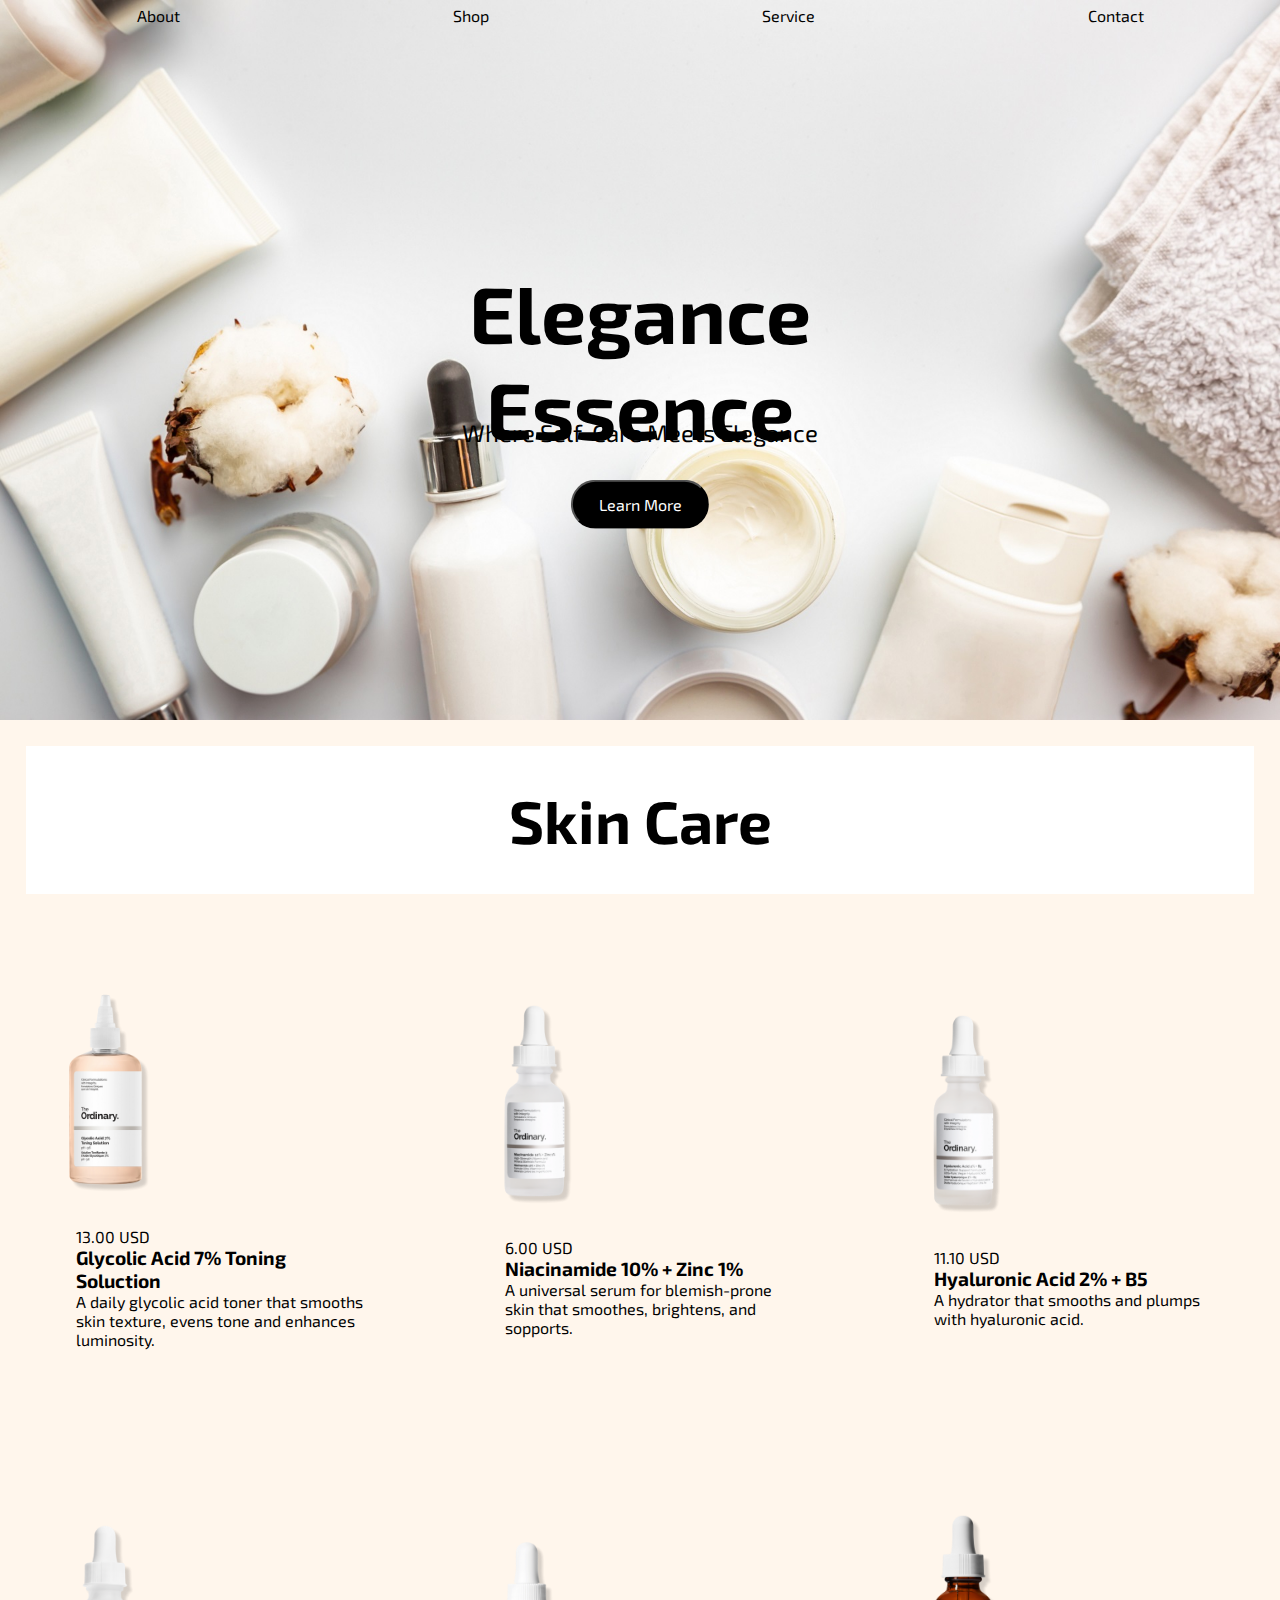
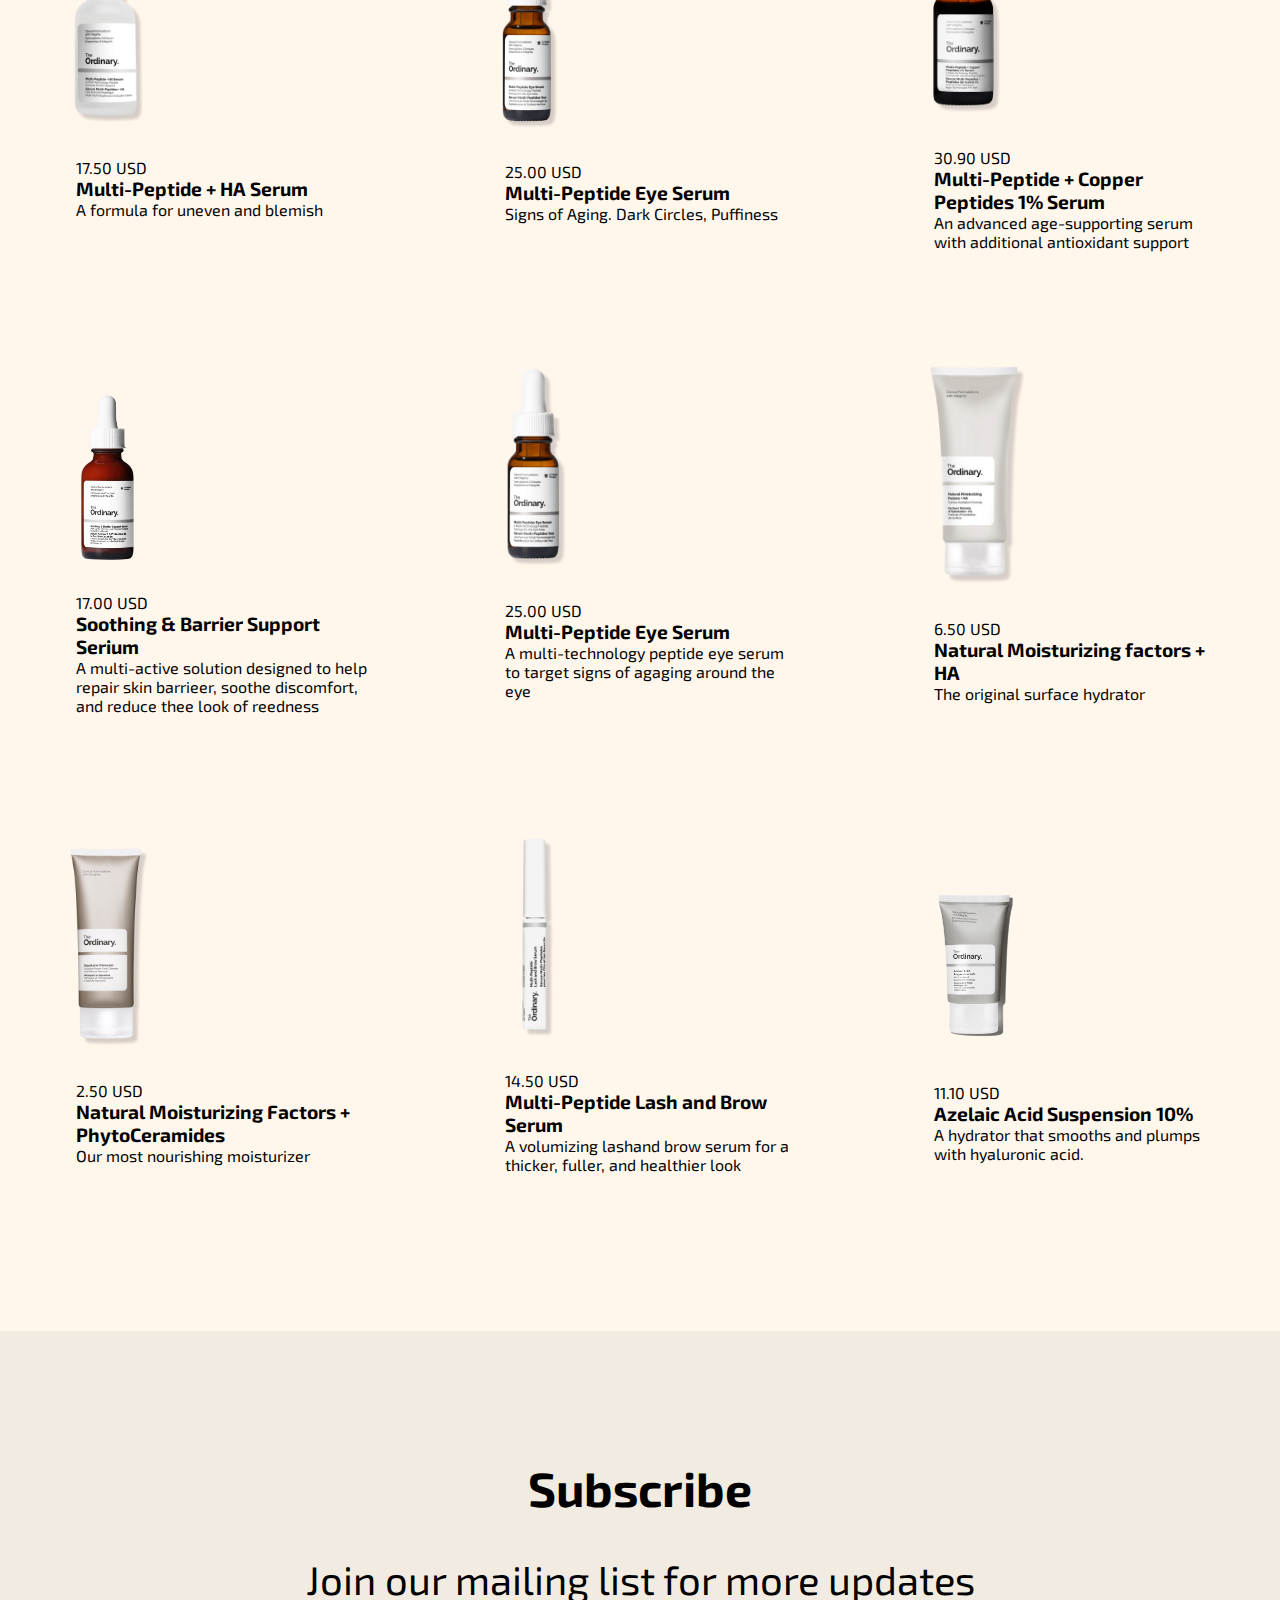
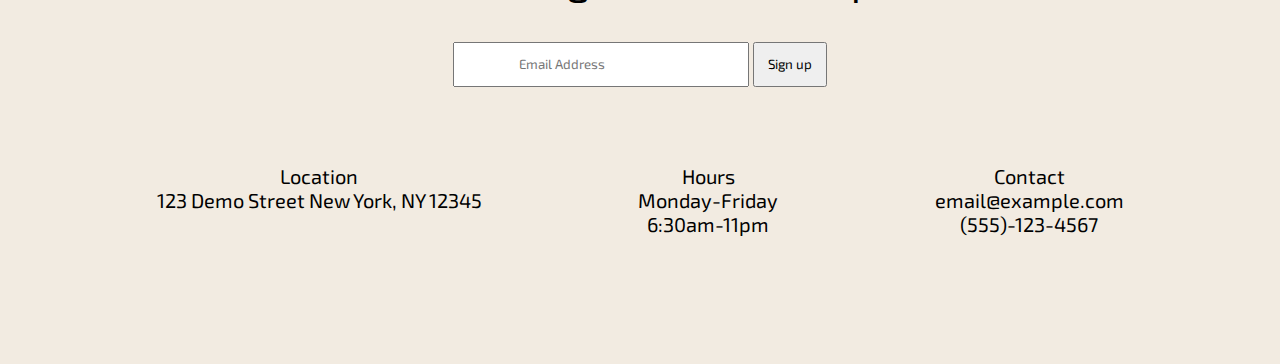
<file: Shop/index.html>
<!DOCTYPE html>
<html lang="en">
<head>
    <meta charset="UTF-8">
    <meta name="viewport" content="width=device-width, initial-scale=1.0">
    <link rel="stylesheet" href="style.css">
    <link rel="preconnect" href="https://fonts.googleapis.com">
    <link rel="preconnect" href="https://fonts.gstatic.com" crossorigin>
    <link href="https://fonts.googleapis.com/css2?family=Acme&family=Exo+2:wght@200&family=Lilita+One&family=Pixelify+Sans&display=swap" rel="stylesheet">
    <title>Elegance Essances/Shop</title>
</head>
<body>
    <header class="header">
        <nav class="navigation">
            <p><a href="http://127.0.0.1:5500/index.html">About</a></p>
            <p><a href="http://127.0.0.1:5500/Shop/index.html">Shop</a></p>
            <p>Service</p>
            <p><a href="http://127.0.0.1:5500/Contact/contact.html">Contact</a></p>
        </nav>
        <nav>
            <h1>Elegance Essence</h1>
            <p class="slogan">Where Self-Care Meets Elegance</p>
            <button class="learn">Learn More</button>
        </nav>
    </header>
    
    <main>
        <h2 class="title">Skin Care</h2>
      <div class="skin-care">
        <div class="product-container">
            <div class="product-img-wrap">
                <img class="product-image glycolic" alt="face serum" src="/images/glycolic.png">
            </div>
            <div class="product-info">
                <div class="product-price">13.00 USD</div>
            <div class="product-sell">
                <a href="https://theordinary.com/en-us/glycolic-acid-7-exfoliating-toner-100418.html">Glycolic Acid 7% Toning Soluction</a>
            </div>
            <div class="product-description">A daily glycolic acid toner that smooths skin 
                texture, evens tone and enhances luminosity.</div>
            </div>
        </div>

        <div class="product-container">
            <div class="product-img-wrap">
                <img class="product-image nia" alt="face serum" src="/images/nia.png">
            </div>
            <div class="product-info">
                <div class="product-price">6.00 USD</div>
            <div class="product-sell">
                <a href="https://theordinary.com/en-us/niacinamide-10-zinc-1-serum-100436.html">Niacinamide 10% + Zinc 1%</a>
                </div>
            <div class="product-description">A universal serum for blemish-prone skin that smoothes, brightens, and sopports. </div>
            </div>
        </div>

        <div class="product-container">
            <div class="product-img-wrap">
                <img class="product-image hyaluronic" alt="face serum" src="/images/Hyaluronic.png">
            </div>
            <div class="product-info">
                <div class="product-price">11.10 USD</div>
            <div class="product-sell">
                <a href="https://theordinary.com/en-us/hyaluronic-acid-2-b5-serum-100425.html">Hyaluronic Acid 2% + B5</a>
            </div>
            <div class="product-description">A hydrator that smooths and plumps with hyaluronic acid.</div>
            </div>
        </div>

        <div class="product-container">
            <div class="product-img-wrap">
                <img class="product-image HA" alt="face serum" src="/images/HA.png">
            </div>
            <div class="product-info">
                <div class="product-price">17.50 USD</div>
            <div class="product-sell">
                <a href="https://theordinary.com/en-us/multi-peptide-ha-serum-100613.html">Multi-Peptide + HA Serum</a>
            </div>
            <div class="product-description">A formula for uneven and blemish</div>
            </div>
        </div>

        <div class="product-container">
            <div class="product-img-wrap">
                <img class="product-image eye1" alt="face serum" src="/images/eye.png">
            </div>
            <div class="product-info">
                <div class="product-price">25.00 USD</div>
            <div class="product-sell">
                <a href="https://theordinary.com/en-us/multi-peptide-eye-serum-100620.html">Multi-Peptide Eye Serum</a>
            </div>
            <div class="product-description">Signs of Aging. Dark Circles, Puffiness</div>
            </div>
        </div>

        <div class="product-container">
            <div class="product-img-wrap">
                <img class="product-image copper" alt="face serum" src="/images/copper.png">
            </div>
            <div class="product-info">
                <div class="product-price">30.90 USD</div>
            <div class="product-sell">
                <a href="https://theordinary.com/en-us/multi-peptide-copper-peptides-1-serum-100625.html">Multi-Peptide + Copper Peptides 1% Serum</a>
            </div>
            <div class="product-description">An advanced age-supporting serum with additional antioxidant support</div>
            </div>
        </div>

        <div class="product-container">
            <div class="product-img-wrap">
                <img class="product-image pink" alt="face serum" src="/images/pink.webp">
            </div>
            <div class="product-info">
                <div class="product-price">17.00 USD</div>
            <div class="product-sell">
                <a href="https://theordinary.com/en-us/soothing-barrier-support-serum-100634.html">Soothing & Barrier Support Serium</a>
            </div>
            <div class="product-description">A multi-active solution designed to help repair skin barrieer, soothe discomfort, and reduce thee look of reedness</div>
            </div>
        </div>

        <div class="product-container">
            <div class="product-img-wrap">
                <img class="product-image- eye" alt="face serum" src="/images/eye.png">
            </div>
            <div class="product-info">
                <div class="product-price">25.00 USD</div>
            <div class="product-sell">
                <a href="https://theordinary.com/en-us/multi-peptide-eye-serum-100620.html">Multi-Peptide Eye Serum</a>
            </div>
            <div class="product-description">A multi-technology peptide eye serum to target signs of agaging around the eye</div>
            </div>
        </div>

        <div class="product-container">
            <div class="product-img-wrap">
                <img class="product-image hydrate" alt="face serum" src="/images/Hy.png">
            </div>
            <div class="product-info">
                <div class="product-price">6.50 USD</div>
            <div class="product-sell"><a href="https://theordinary.com/en-us/natural-moisturizing-factors-ha-moisturizer-100435.html">Natural Moisturizing factors + HA</a>
            </div>
            <div class="product-description">The original surface hydrator</div>
            </div>
        </div>

        <div class="product-container">
            <div class="product-img-wrap">
                <img class="product-image factors" alt="face serum" src="/images/factors.png">
            </div>
            <div class="product-info">
                <div class="product-price">2.50 USD</div>
            <div class="product-sell"><a href="https://theordinary.com/en-us/natural-moisturizing-factors-phytoceramides-moisturizer-100610.html">Natural Moisturizing Factors + PhytoCeramides</a>
            </div>
            <div class="product-description">Our most nourishing moisturizer</div>
            </div>
        </div>

        <div class="product-container">
            <div class="product-img-wrap">
                <img class="product-image lash" alt="face serum" src="/images/lash.png">
            </div>
            <div class="product-info">
                <div class="product-price">14.50 USD</div>
            <div class="product-sell"><a href="https://theordinary.com/en-us/multi-peptide-lash-brow-serum-100111.html">Multi-Peptide Lash and Brow Serum</a>
            </div>
            <div class="product-description">A volumizing lashand brow serum for a thicker, fuller, and healthier look</div>
            </div>
        </div>

        <div class="product-container">
            <div class="product-img-wrap">
                <img class="product-image acid" alt="face serum" src="/images/acid.png">
            </div>
            <div class="product-info">
                <div class="product-price">11.10 USD</div>
            <div class="product-sell">
                <a href="https://theordinary.com/en-us/azelaic-acid-suspension-10-exfoliator-100407.html">Azelaic Acid Suspension 10%</a>
            </div>
            <div class="product-description">A hydrator that smooths and plumps with hyaluronic acid.</div>
            </div>
        </div>
      </div>
    </main>

    <fotter>
        <div class="subscribe">
            <h3 class="sub_head">Subscribe</h3>
            <p class="update">Join our mailing list for more updates</p>
            <input class="email" placeholder="Email Address" type="text">
            <button class="signUp">Sign up</button>
        </div>
        <div class="footer">
            <div class="Location">
                <p>Location</p>
                <p>123 Demo Street New York, NY 12345</p>
            </div>
            <div>
                <p>Hours</p>
                <p>Monday-Friday</p>
                <p>6:30am-11pm</p>
            </div>
            <div>
                <p>Contact</p>
                <p>email@example.com</p>
                <p>(555)-123-4567</p>
            </div>
        </div>
    </fotter>

</body>
</html>
</file>
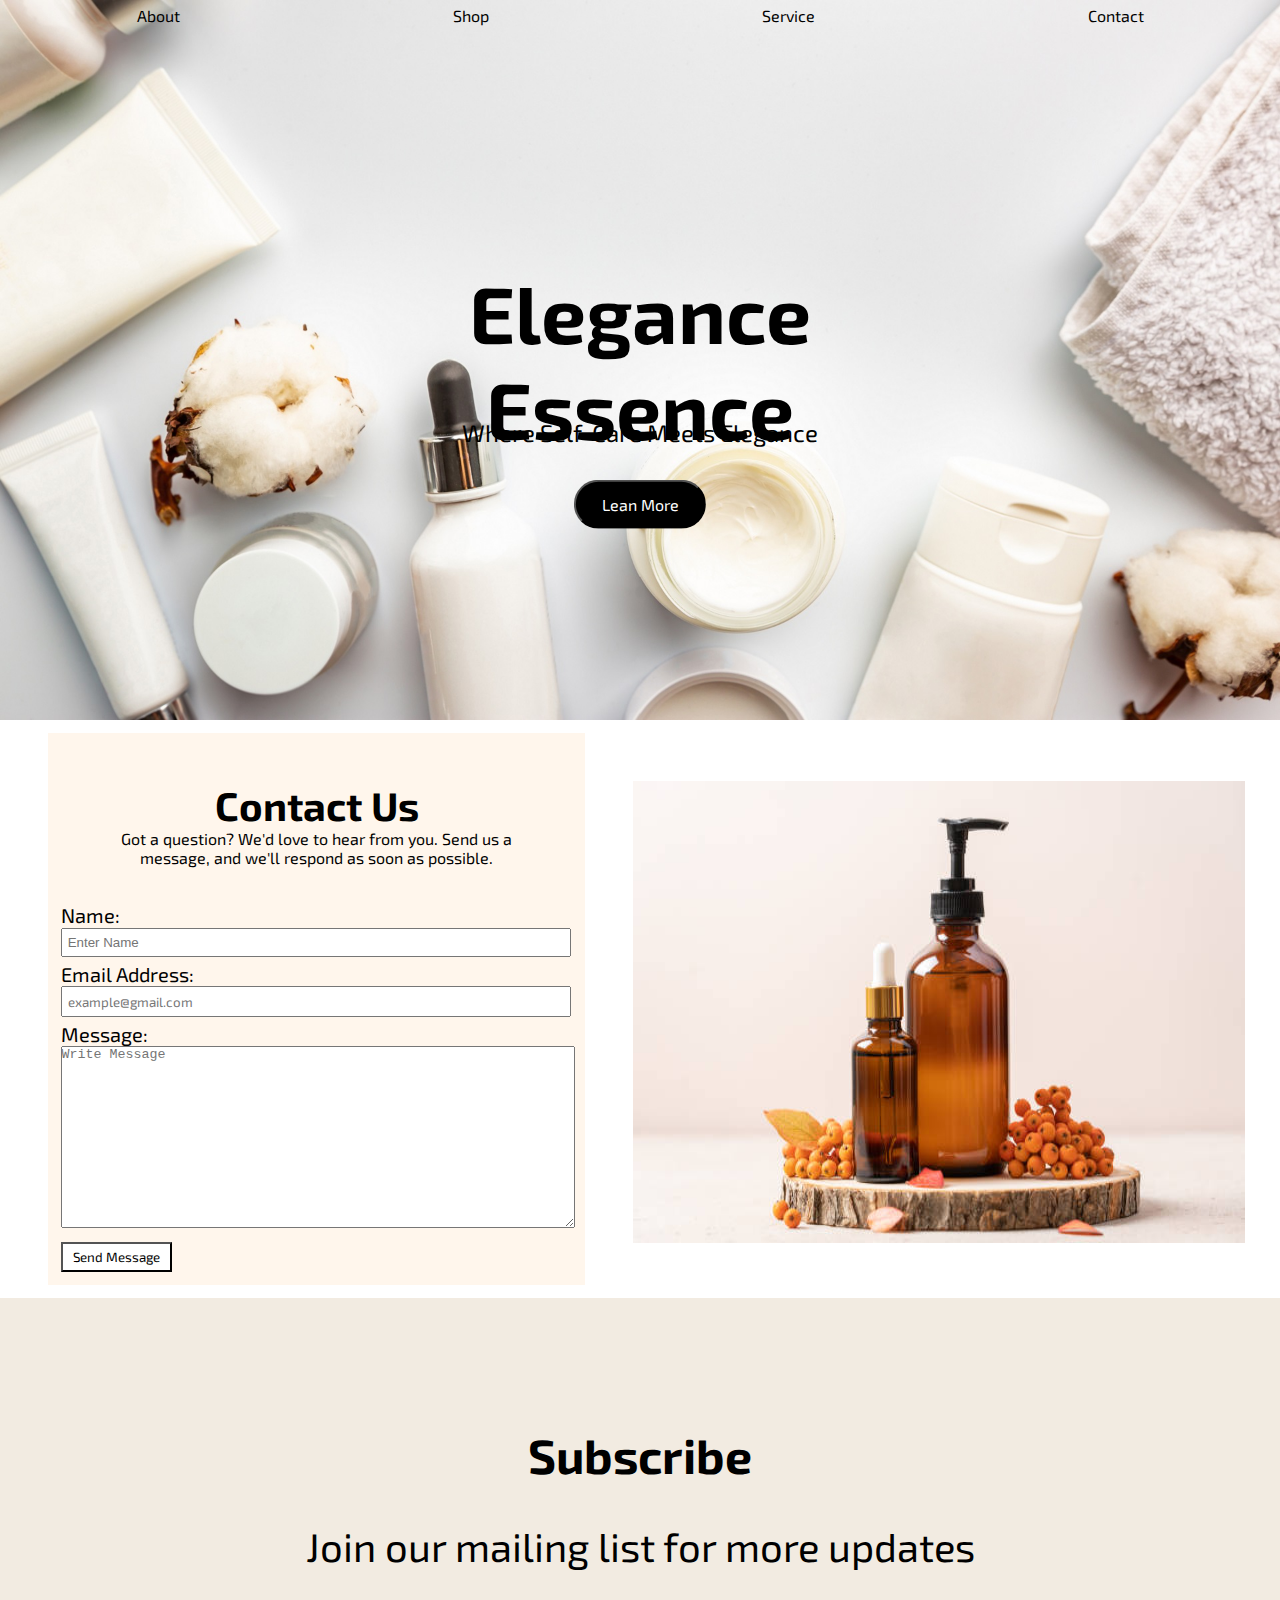
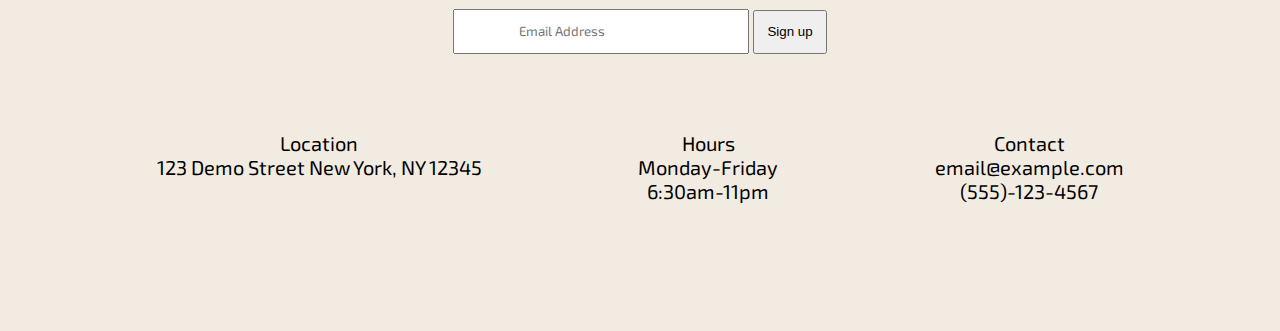
<file: Contact/contact.html>
<!DOCTYPE html>
<html lang="en">
<head>
    <meta charset="UTF-8">
    <meta name="viewport" content="width=device-width, initial-scale=1.0">
    <link rel="stylesheet" href="contact.css">
    <link rel="preconnect" href="https://fonts.googleapis.com">
    <link rel="preconnect" href="https://fonts.gstatic.com" crossorigin>
    <link href="https://fonts.googleapis.com/css2?family=Acme&family=Exo+2:wght@200&family=Lilita+One&family=Pixelify+Sans&display=swap" rel="stylesheet">
    <title>Elegance Essence/Contact</title>
</head>
<body>
    <header class="header">
        <nav class="navigation">
            <p><a href="http://127.0.0.1:5500/index.html">About</a></p>
            <p><a href="http://127.0.0.1:5500/Shop/index.html">Shop</a></p>
            <p>Service</p>
            <p><a href="http://127.0.0.1:5500/Contact/contact.html">Contact</a></p>
        </nav>
        <nav>
            <h1>Elegance Essence</h1>
            <p class="slogan">Where Self-Care Meets Elegance</p>
            <button class="learn">Lean More</button>
        </nav>
    </header>

    <main>
        <aside class="contact-us error" id="form">
          <div class="contact">
            <h2 class="contact-heading">Contact Us</h2>
            <p>Got a question? We'd love to hear from you. Send us a message, and we'll respond as soon as possible.</p>
          </div>
          <div class="form">
            <form id="contact-form" onsubmit="handleSubmit(event)">
              <label for="name">Name:</label>
              <input class="name input" id="name" type="text" placeholder="Enter Name">
              
              <label for="email">Email Address:</label>
              <input class="email input" id="email" type="email" placeholder="example@gmail.com">
              
              <label for="message">Message:</label>
              <textarea id="message" name="message" placeholder="Write Message"></textarea>
              
              <button class="send" type="submit" id="send">Send Message</button>
            </form>
          </div>
        </aside>
        <div>
          <img class="oil" src="/images/oil.jpeg" alt="Oil bottles">
        </div>
      </main>

    <fototer>
        <div class="subscribe">
            <h3 class="sub_head">Subscribe</h3>
            <p class="update">Join our mailing list for more updates</p>
            <input class="email" id="email2" placeholder="Email Address" type="text">
            <button class="signUp" type="submit" id="submit">Sign up</button>
        </div>
        <div class="footer">
            <div class="Location">
                <p>Location</p>
                <p>123 Demo Street New York, NY 12345</p>
            </div>
            <div class="hours">
                <p>Hours</p>
                <p>Monday-Friday</p>
                <p>6:30am-11pm</p>
            </div>
            <div class="hours">
                <p>Contact</p>
                <p>email@example.com</p>
                <p>(555)-123-4567</p>
            </div>
        </div>
    </footer>
</body>
</html>
</file>
<file: Shop/style.css>
* {
    padding: 0;
    margin: 0;
    font-family: 'Exo 2', sans-serif; 
}

body, html {
    height: 100%;
    background-color:#FFF6EC;
}

.header{
    background-image: url(/images/minimilistic.jpeg);
    height: 80%;
    background-position: center;
    background-repeat: no-repeat;
    background-size: cover;
    position: relative;
}

.navigation {
    padding-top: .50%;
    display: flex;
    justify-content: space-around;
    font-family: 'Acme', sans-serif;
    padding-bottom: 15%;
    font-family: 'Exo 2', sans-serif; 
}

h1 {
    font-size: 500%;
    text-align: center;
    position: absolute;
    top: 50%;
    left: 50%;
    transform: translate(-50%, -50%);
    font-family: 'Exo 2', sans-serif; 
}

.slogan {
    font-size: 150%;
    text-align: center;
    position: absolute;
    top: 60%;
    left: 50%;
    transform: translate(-50%, -50%);
    font-family: 'Exo 2', sans-serif; 
}

.learn {
    font-size: 100%;
    text-align: center;
    position: absolute;
    top: 70%;
    left: 50%;
    padding: 1% 2% 1%;
    border-radius: 25px;
    background-color: black;
    color: white;
    transform: translate(-50%, -50%);
    font-family: 'Exo 2', sans-serif; 
}
/* The header/Navigation stops from here */

.title{
    text-align: center;
    padding: 3% 0 3%;
    font-size: 375%;
    background-color: white;
    margin:2%; 
}

.main {
    width: 100%;
    display: flex;
    align-items: center;
    flex-direction: column;
}

.skin-care {
    width: 100%;
    display: flex;
    justify-content: space-between;
    align-items: center;
    flex-wrap: wrap;
    padding-top: 5%;
    padding-bottom: 5%;
    background-color:#FFF6EC;
}

.product-container {
    width:33%;
    display: flex;
    justify-content: center;
    flex-direction: column;
    margin-bottom: 5rem;
}

.product-img-wrap {
    height:10%;
    width: 100%;
}

a {
    text-decoration: none;
    color: black;
} 

.product-info {
    display: flex;
    flex-direction: column;
    margin-top: 1rem;
    margin-left: 15%;
    margin-right: 10%;
    padding: 3%;
}

.product-sell {
   font-size: 120%;
   font-weight: bolder;
}

.glycolic {
    width: 50%;
}

.nia {
    width: 50%;
}

.hyaluronic {
    width: 50%;
}

.HA {
    margin-top: 10%;
    width: 50%;
}

.eye1{
    margin-top: 15%;
    width: 47%;
}

.copper {
    margin-top: 15%;
    width: 50%;
}

.pink {
   width: 13%;
   margin-left: 19%;
   margin-top: 12%; 
}

.eye {
    width: 50%;
}

.hydrate {
    width: 55%;
}

.factors {
    width: 50%;
    margin-top: 5%;
}

.lash {
    width: 50%;
    margin-top: 5%;
}
.acid {
    width: 55%;
}

/* The footer's CSS starts from here */
.subscribe {
    font-family: 'Exo 2', sans-serif;
    text-align: center;
    background-color: #F2EBE1;
    padding-top: 5%;
}

.sub_head {
    font-size: 300%;
    margin: 5% 0 3%;
}

.update {
    font-size: 250%;
    margin-bottom: 3%;
}

.email {
    padding: 1% 5% 1%;
    font-family: 'Exo 2', sans-serif;
}

.signUp {
    padding: 1%;
    margin-bottom: 5%;
 }

.footer {
    display: flex;
    justify-content: space-evenly;
    font-family: 'Exo 2', sans-serif;
    padding-top: 1%;
    font-size: 125%;
    text-align: center;
    padding-bottom: 10%;
    background-color: #F2EBE1;
}

@media only screen and (max-width: 968px) {
    h1{
        padding-bottom: 10%;
    }
}

@media only screen and (max-width: 700px) {
    h1 {
        padding-bottom: 12%;
    }
    .slogan {
        padding-top: 5%;
        margin-bottom: 5%;
    }
    .product-container{
        width: 50%;
    }
    .footer{
        font-size: 100%;
    } 
    .sub_head{
        font-size: 225%;
    }
    .update{
        font-size: 150%;
    }
}

@media only screen and (max-width: 560px) {
    .footer {
        display: inherit;
        font-size: 130%;
    }
    .Location, .hours, .info {
        padding: 3%;
        background-color:#F2EBE1;
    }
    .sub_head{
        font-size: 230;
    }
}

@media only screen and (max-width: 414px) {
    .slogan{
        padding-top: 10%;
        font-size: 120%;
    }
}

@media only screen and (max-width: 375px) {
   h1{
    font-size: 350%;
   }
    .product-container {
    width: 100%;
   }
   .slogan{
    font-size: 90%;
   }
}
</file>
<file: Contact/contact.css>
* {
    padding: 0;
    margin: 0;
}

body, html{
    height: 100%;
    font-family: 'Exo 2', sans-serif; 
}

.header{
    background-image: url(/images/minimilistic.jpeg);
    height: 80%;
    background-position: center;
    background-repeat: no-repeat;
    background-size: cover;
    position: relative;
}

.navigation {
    padding-top: .50%;
    display: flex;
    justify-content: space-around;
    font-family: 'Acme', sans-serif;
    padding-bottom: 15%;
    font-family: 'Exo 2', sans-serif; 
}

h1 {
    font-size: 500%;
    text-align: center;
    position: absolute;
    top: 50%;
    left: 50%;
    transform: translate(-50%, -50%);
    font-family: 'Exo 2', sans-serif; 
}

.slogan {
    font-size: 150%;
    text-align: center;
    position: absolute;
    top: 60%;
    left: 50%;
    transform: translate(-50%, -50%);
    font-family: 'Exo 2', sans-serif; 
}

.learn {
    font-size: 100%;
    text-align: center;
    position: absolute;
    top: 70%;
    left: 50%;
    padding: 1% 2% 1%;
    border-radius: 25px;
    background-color: black;
    color: white;
    transform: translate(-50%, -50%);
    font-family: 'Exo 2', sans-serif; 
}

a {
    text-decoration: none;
    color: black;
}
/* The header/Navigation stops from here */

/* Start of the Contact form */

main {
display: flex;
justify-content: space-evenly;
}

.contact-us {
    width: 40%;
    height: 70%;
    background-color:#FFF6EC;
    margin: 1% 1% 1%;
    padding: 1% 1% 1%;
}

.contact {
    text-align: center;
    padding: 7%;
}

.form {
    font-size: 125%;
}

.contact-heading {
    font-size: 250%;
}

.input{
    width: 97%;
    padding: 1%;
    margin-bottom: 1%;
}

#email{
    width: 97%;
    padding: 1%;
    margin-bottom: 1%;
}

.send {
    font-family: 'Exo 2', sans-serif; 
    padding: 1% 2% 1%;
    margin-top: 2%;
    background-color: white;
}

textarea {
    width: 100%;
    height: 180px;
}

.oil{
    margin-top: 10%;
    width: 100%;
    height: 80%;
}



/* The footer's CSS starts from here */
.subscribe {
    font-family: 'Exo 2', sans-serif;
    text-align: center;
    background-color:#F2EBE1;
    padding-top: 5%;
}

.sub_head {
    font-size: 300%;
    margin: 5% 0 3%;
}

.update {
    font-size: 250%;
    margin-bottom: 3%;
}

.email {
    padding: 1% 5% 1%;
    font-family: 'Exo 2', sans-serif;
}

.signUp {
    padding: 1%;
    margin-bottom: 5%;
 }

.footer {
    display: flex;
    justify-content: space-evenly;
    font-family: 'Exo 2', sans-serif;
    padding-top: 1%;
    font-size: 125%;
    text-align: center;
    padding-bottom: 10%;
    background-color: #F2EBE1;
}

@media only screen and (max-width: 900px) {
    .slogan{
        padding-top: 7%; 
    }
}

@media only screen and (max-width: 705px) {
    h1{
        font-size: 350%;
    }
    .slogan{
        font-size: 125%;
    }
    main {
        display: inherit;     
    } 
    .contact-us{
        width: 80%;
        margin: 5% 10% 5%;
    }
    .oil {
        width: 82%;
        margin-top: 0;
        margin-left: 10%;
        margin-bottom: 5%;
    }
    .sub_head{
        font-size: 250%;
    }
    .update{
        font-size: 175%;
    }
    .footer{
        font-size: 100%;
    }
}

@media only screen and (max-width: 553px) {
    .footer{
        display: inherit;
        background-color:#F2EBE1;
    }
    .Location, .hours, .info {
        padding: 3%;
        background-color:#F2EBE1;
    }
    .update{
        font-size: 150%;
    }
}

@media only screen and (max-width: 406px)  {
    .update{
        font-size: 125%;
    }
}
@media only screen and (max-width: 375px) {
    h1{
        font-size: 300%;
    }
}
</file>
